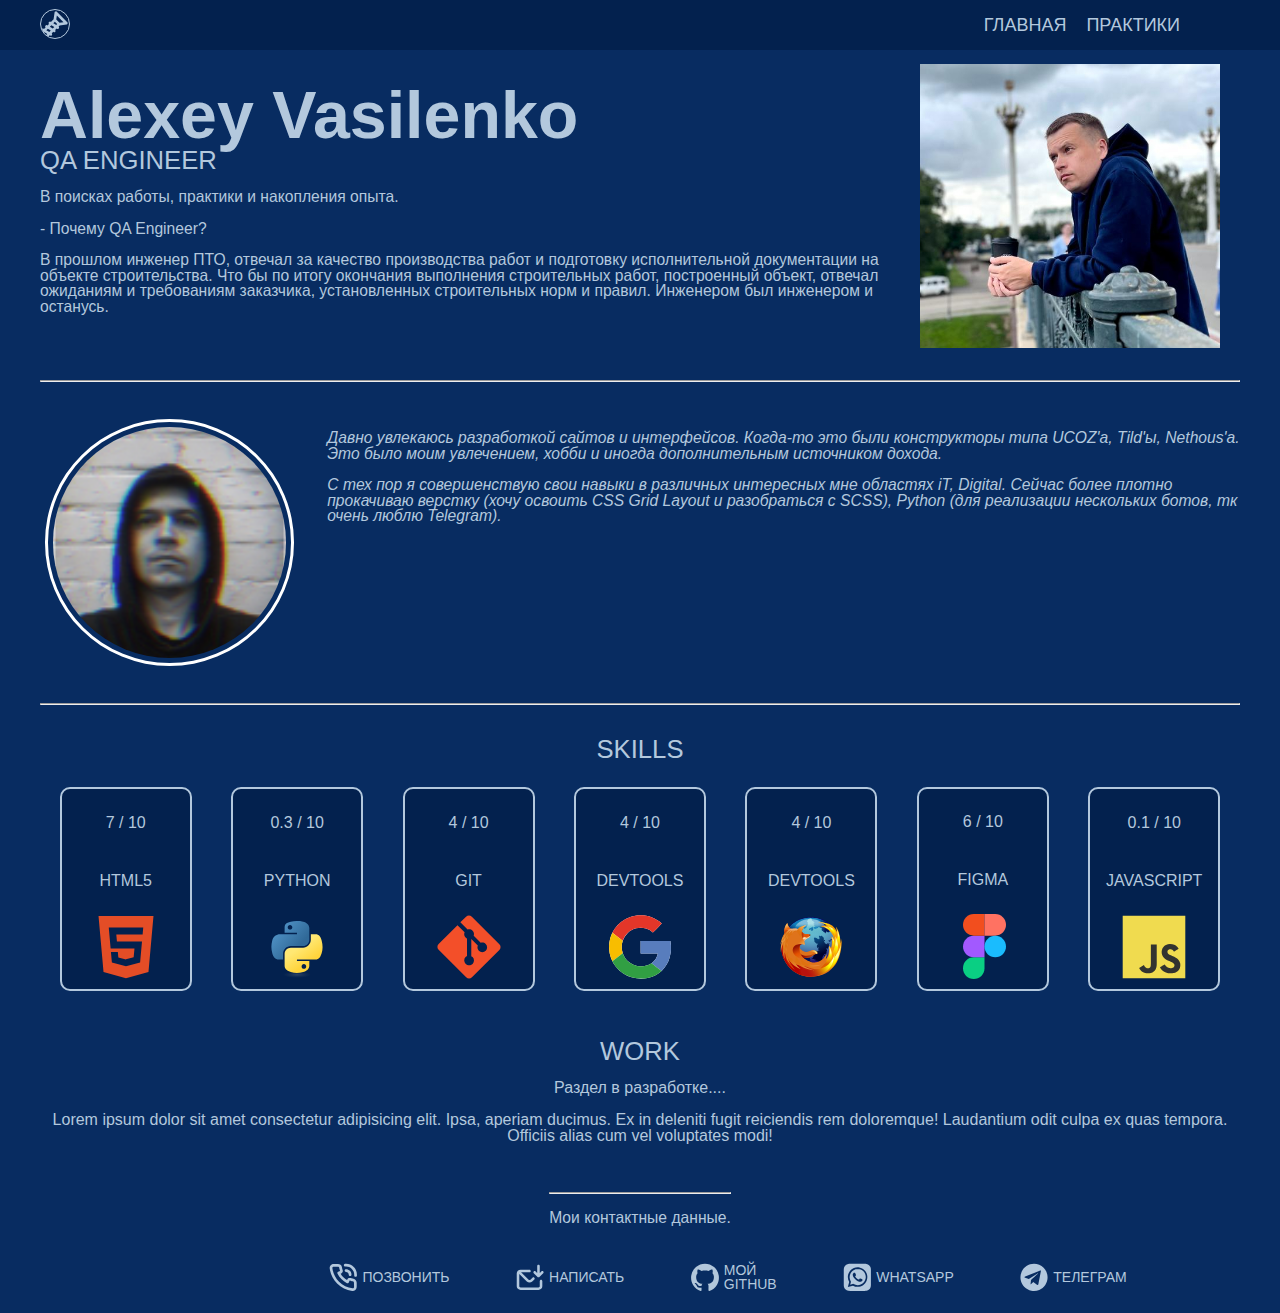
<file: index.html>
<!DOCTYPE html>
<html lang="ru">
<head>
    <meta charset="UTF-8">
    <meta name="viewport" content="width=device-width, initial-scale=1.0">
    <link rel="stylesheet" href="css/styles.css">
    <link rel="stylesheet" href="css/normalize.css">
    <link rel="icon" href="/favicon.ico" type="image/x-icon">
    <link rel="shortcut icon" href="/favicon.ico" type="image/x-icon">
    <title>CV_LEVSHA</title>
</head>
<body>
    <header class="header">
        <div class="header__container">
            <a href="" class="header__logo"><img class="logo_svg" src="img/logo.svg" alt="logo"></a>
            <div class="header__menu menu">
                <div class="menu__icon">
                   <a href=""></a> 
                    <span></span>
                </div>
                <nav class="menu__body">
                    <ul class="menu__list">
                        <li><a href="" class="menu__link">Главная</a>
                    </li>
                  <li>
                      <a href="#" class="menu__link">Практики</a> 
                  </li>
                  <li>
                    <a href="#" class="menu__link"></a> 
                </li>
                <li>
                    <a href="#" class="menu__link"></a> 
                </li>
                <li>
                    <a href="#" class="menu__link"></a> 
                </li>
                    </ul>
                </nav>
            </div>
        </div>
    </header>
   <main class="wrapper">
    <section class="wellcome">
    <div class="wellcome_box">
       <div class="wellcome_box_txt">
        <h1 class="h1">
            Alexey Vasilenko
        </h1>
        <h2 class="h2">
            QA Engineer
        </h2>
        <!--<p class="p">
            QA Engineer looking for work.<br>
            Catching bugs = farming experience.
        </p>-->
        <p class="p">
            В поисках работы, практики и накопления опыта.<br>
        </p>
        <p class="p">
            - Почему QA Engineer?<br><br>
            В прошлом инженер ПТО, отвечал за качество производства работ и подготовку исполнительной документации на объекте строительства. Что бы по итогу окончания выполнения строительных работ, построенный объект, отвечал ожиданиям и требованиям заказчика, установленных строительных норм и правил.
            Инженером был инженером и останусь. <br>
        </p>
      </div>
     <img class="img_avatar" src="img/avatar.jpg" alt="avatar" draggable="false">
    </div>
    </section>
    <hr>
    <section class="about">
        
        <img class="img_smallavatar" src="img/small_avatar.jpg" alt="small_avatar" draggable="false">
        <!--<p class="p">
            A few years ago, I became interested in developing websites and interfaces.
             Since then, I have been steadily improving my skills. 
             Now I am developing websites and web applications to order or for myself.
        </p>-->
        
        
            <cite>
            <p class="p aboutme">Давно увлекаюсь разработкой сайтов и интерфейсов. Когда-то это были конструкторы типа UCOZ'a, Tild'ы, Nethous'а. 
                Это было моим увлечением, хобби и
            иногда дополнительным источником дохода. </p>
        <p class="p aboutme">С тех пор я совершенствую свои навыки в различных интересных мне областях iT, Digital. 
            Сейчас более плотно прокачиваю верстку (хочу освоить CSS Grid Layout и разобраться с SCSS), 
            Python (для реализации нескольких ботов, тк очень люблю Telegram).</p>
        </cite>
        
       
    </section>
    <hr>
    <section class="skills">
        <h2 class="h2" align="center"> 
            skills
        </h2>
       
        <div class="skills_card_box">
            <div class="skills_card">
                <p>
                    7 / 10
                </p>
                <p>
                    HTML5
                </p>
                <img class="skills_img" src="img/skills/html5-plain.svg" alt="" draggable="false">
            </div>
            <div class="skills_card">
                <p>
                    0.3 / 10
                </p>
                <p>
                    Python
                </p>
                <img class="skills_img" src="img/skills/python-original.svg" alt="" draggable="false">
            </div>

            <div class="skills_card">
                <p>
                    4 / 10
                </p>
                <p>
                    Git
                </p>
                <img class="skills_img" src="img/skills/git-plain.svg" alt="" draggable="false">
            </div>

            <div class="skills_card">
                <p>
                    4 / 10
                </p>
                <p>
                    DevTools
                </p>
                <img class="skills_img" src="img/skills/google-original.svg" alt="" draggable="false">
            </div>
            <div class="skills_card">
                <p>
                    4 / 10
                </p>
                <p>
                    DevTools 
                </p>
                <img class="skills_img" src="img/skills/firefox-original.svg" alt="" draggable="false">
            </div>
            <div class="skills_card">
                <p>
                    6 / 10
                </p>
                <p>
                    Figma
                </p>
                <img class="skills_img" src="img/skills/figma-original.svg" alt="" draggable="false">
            </div>
            <div class="skills_card">
                <p>
                    0.1 / 10
                </p>
                <p>
                    JavaScript
                </p>
                <img class="skills_img" src="img/skills/javascript-original.svg" alt="" draggable="false">
            </div>
 

        </div>
    </section>
    <section class="work" align="center">
        <h2 class="h2">
            work
        </h2>
        <p>Раздел в разработке....</p>
        <p>Lorem ipsum dolor sit amet consectetur adipisicing elit. Ipsa, aperiam ducimus. Ex in deleniti fugit reiciendis rem doloremque! Laudantium odit culpa ex quas tempora. Officiis alias cum vel voluptates modi!</p>
    </section>
   </main>
   
  <footer class="footer">
    
    <div class="footer_txt">
        
       <div class="ps">
        <hr>
           <p class="p">
              Мои контактные данные. 
           </p>
         
       </div>
       <div class="contacts">
         <a class="f_link" href="tel:+79304509720"><img class="footer_ico" src="img/call.svg" alt="call me">Позвонить</a>    
         <a class="f_link" href="mailto:31work@gmail.com&body=Привет?subject=Резюме на НН"><img class="footer_ico" src="img/mail.svg" alt="mail to me">Написать</a>
    
     <!-- <div class="contacts_ico">-->
<a class="f_link" href="https://github.com/Vargur31rus"><img class="footer_ico" src="img/git.svg" alt="">Мой Github</a>
<a class="f_link" href="https://wa.me/79304509720?text=Приветствую,%20интересует%20практика%20опыт%20в%20направлении%20QA?"><img class="footer_ico" src="img/wh.svg" alt="">Whatsapp</a>
<a class="f_link" href="https://t.me/a_s0l0"><img class="footer_ico" src="img/telegram.svg" alt="">Телеграм</a>

       </div>
    </div>
  </footer>
  <script src="./js/script.js"></script>
</body>
</html>
</file>
<file: css/styles.css>
img {
  -moz-user-select: none;
  -webkit-user-select: none;
  -ms-user-select: none;
  user-select: none;
  pointer-events: none;
}


h4,
h5,
h6 {
    font-weight: inherit;
    font-size: inherit;
}
html,
body {
    height: 100%;
    line-height: 1;
    font-size: 16px;
    color: #B3C8DD;
    background-color: #082C61;
    font-family: Arial, "Helvetica Neue", Helvetica, sans-serif;
} 


.wrapper {
max-width: 1200px;
min-height: 100%;
margin: 0 auto; 
padding-top: 40px;
}
.wellcome {

}
.wellcome_box {
display: flex;
justify-content: space-between;
padding: 2% 0;
}
.wellcome_box_txt {
 flex-direction: column;
 align-self: center;
}
.about {
display: flex;
padding: 2% 0;

}
.aboutme {

align-self: center;
padding-left: 3%;
}
.skills {
padding: 2% 0;

}
.skills_card_box {
margin-top: 2%;
justify-content: space-around;
display: flex;
}
.skills_card {
border: 2px solid #B3C8DD;
width: 128px;
height: 200px;
border-radius: 10px;
display: flex;
flex-direction: column;
justify-content: space-evenly;
align-items: center;
text-transform: uppercase;
background-color: #03214e;
}
.work {
padding: 2% 0;

}
.footer {
    max-width: 1200px;
    margin: 0 auto;  
    display: flex;
   
}
.footer_txt {
   display: flex;
   flex-direction: column;
  justify-content: space-around;
   
    
    align-self: center; 
    width: 100%;
    
}
.ps {
    align-self: center;
    

}
.contacts {
align-self: center;
display: flex;
}
.contacts_ico {
    align-self: center;
    display: flex;
    flex-direction: column;

}
/*------------FONTS----------*/
.h1{
font-size: calc(45px + 20 * (100vw/1200));
font-weight: bold;
padding: 0;
margin: 0;
}
.h2{
font-size: calc(15px + 10 * (100vw/1200));
font-weight: 200;
padding: 0;
margin: 0;
text-transform: uppercase;
}
.p {
font-size: calc(5px + 10 * (100vw/1200));
font-weight: 200;
}
/*------------IMG----------*/
.img_avatar {
width: 300px;
height: auto;
margin-right: 20px;
}
.img_smallavatar {
border-radius: 50%;
border: 3px solid white;
margin: 5px;
padding: 5px;
width: 40%;
height: auto;
}
.skills_img {
width: 50%;
height: auto;
}
.footer_ico {
width: 28px;
height: auto;
margin: 5px;
}
.logo_svg {
color: #B3C8DD;
border: 1px solid #B3C8DD;
border-radius: 50%;
width: 70%;  
}
/*-----------LINK----------*/
.f_link {
    display: flex;
    align-items: center;
    padding: 10px;
    justify-items: center;
    text-transform: uppercase;
    font-size: 14px;
    color: #B3C8DD;
    text-decoration: none;
    margin: 1% 3%;
}
/*-----------МЕНЮ----------*/
.header { /*шапка*/
    position: fixed; /*зафиксированна*/
    top: 0;
    left: 0;
    width: 100%;
    z-index: 10;
    background-color: #03214e;
    }
   .header__container {/*ограничивающий контейцнер*/
   max-width: 1200px;   /*ограничиваем по ширине */  
   margin: 0px auto;    /*и центрируем его*/
   display: flex;
   padding: 0px 30px;
   align-items: center;
   justify-content: space-between;
   height: 50px; /*задан минимальный размер плашки меню*/
   }                     
  .header__logo {
      border-radius: 50%;
       background-color: c#03214e;
       position: relative;
       z-index: 5;
    /* width: 40px;
       height: 40px;*/
   }
    
   .menu__icon {
   display: none;
   }

   .menu__list > li { /*обращение к ЛИ первого уровня*/
    position: relative;
    margin: 0px 0px 0px 20px;
    list-style-type: none; /*убираем маркеры*/
}
.menu__link { /*ссылки основоного меню*/
    color: #B3C8DD;
    font-size: 18px;
    text-decoration: none; /*убираем подчеркивания*/
    text-transform: uppercase;
}
.menu__link:hover { /*фича*/
    text-decoration: underline;
}

/*-----------------------------------*/
/*---------------------------------------------------*/
body._pc .menu__list > li:hover .menu__sub-list { /*показываем вложенную подменюшку*/
    opacity: 1;
    visibility: visible;
    transform: translate(0px, 0px);
    pointer-events: all;
    }
    body._touch .menu__list > li {
    display: flex;
    align-items: center;
    }
    body._touch .menu__link {
    flex: 1 1 auto;
    }
    body._touch .menu__arrow { /*обращение к body с классом touch*//*показываем треугольничек в саб меню мобильной версии*/
    display: block;
    width: 0;
    height: 0;
    margin: 0px 0px 0px 5px; /*отступ стрелочки от самого пункта*/
    border-left: 5px solid transparent;
    border-right: 5px solid transparent;
    border-top: 10px solid #B3C8DD;
    }
    body._touch .menu__list > li._active .menu__sub-list { /*показываем вложенную подменюшку*/
    opacity: 1;
    visibility: visible;
    transform: translate(0px, 0px);
    pointer-events: all;
    }
   
     /*---------------------------------------------------*/
    @media (min-width: 767px) {
        .menu__list {
        display: flex;
        align-items: center; 
        }
        .menu__list > li { /*расширяем переход между меню, что бы небыло разрыва и можно было навеститсь на подменю*/
        padding: 10px 0;
        }
        .menu__sub-list {
        transform: translate(0px, 10%);
        opacity: 0;
        visibility: hidden;
        pointer-events: none; /*запрещает любые действия с объектом и наведение на подменю.*/
        transition: all 0.3s ease 0s;
        }
    }
     /*--------------------Мобильная версия-------------------------------*/
     @media (max-width: 767px) {
      .menu__icon {
         z-index: 5;
         display: block;
         position: relative;
         width: 30px;
         height: 18px;
         cursor: pointer;
    }
       .menu__icon span,
       .menu__icon::before,
       .menu__icon::after {
         left: 0;
         position: absolute;
         height: 10%;
         width: 100%;
         transition: all 0.3s ease 0s;
         background-color: #B3C8DD;
    }
       .menu__icon::before,
       .menu__icon::after {
         content: "";
    }
       .menu__icon::before {
         top: 0;
         
    }
       .menu__icon::after {
         bottom: 0;
    }
       .menu__icon span { /*анимация иконки меню*/
         top: 50%;
         transform: scale(1) translate(0px, -50%);
    } 
       .menu__icon._active span {
         transform: scale(0) translate(0px, -50%);
    }
       .menu__icon._active::before {
         top: 50%;
         transform: rotate(-45deg) translate(0px, -50%);
         background-color: #000000;
    }
       .menu__icon._active::after {
         bottom: 50%;
         transform: rotate(45deg) translate(0px, 50%);
         background-color: #000000;
    }
    
       .menu__body {
         position: fixed;
         top: 0;
         left: 0;
         width: 90%;
         height: 100%;
         transform: translate(-100%, 0px);
         background-color: #03214e;
         padding: 100px 30px 30px 30px;
         transition: all 0.3s ease 0s;
         overflow: auto;
    }
       .menu__body._active {
         transform: translate(0px, 0px);
    }
    
       .menu__body::before{
         content: "";
         position: fixed;
         width: 100%;
         top: 0;
         left: 0;
         height: 50px;
         background-color: #B3C8DD;
         z-index: 10;
    }
       .menu__list > li {
         flex-wrap: wrap;
         margin: 0px 0px 30px 0px;
    }
       .menu__list > li:last-child {
         margin-bottom: 0;
    }
    
       .menu__list > li._active .menu__sub-list {
         display: block;
    }
       .menu__link {
         font-size: 24px;
         color: #B3C8DD;
    }
        .menu__sub-list {
         position: relative;
         background-color: #03214e;
         flex: 1 1 100%;
         margin: 20px 0px 0px 0px;
         display: none;
    }
        .menu__sub-link {
         font-size: 20px;
         color: black;
    }
     }

/*-------------------------------------*/

@media (max-width: 917px) {
 .wellcome_box {
   flex-direction: column-reverse;
 }
 .wellcome_box_txt {
padding: calc(100vw - 90%);
 }
.about {
display: flex;
flex-direction: column;
justify-items: center;
padding: calc(100vw - 90%);
}


.img_avatar {
     width: calc(100vw - 20%);
     height: auto;
     margin: 0 auto;
       }
.img_smallavatar {
width: 200px;
height: auto;
margin: 0 auto;
}

.h1{
        font-size: calc(40px + 16 * (100vw/917));
        padding: 0;
        margin: 0;
        
        }
.h2{
        font-size: calc(35px + 16 * (100vw/917));
        padding: 0;
        margin: 0;
        }
.p {
        font-size: calc(12px + 16 * (100vw/917));
        }


        .skills_card_box {
            justify-content: space-around;
            display: flex;
            flex-direction: column;
            }
            .skills_card {
            flex-direction: row-reverse;
            justify-content: space-around;
            align-items: center;
            width: 280px;
            height: 75px;
            margin: 1% auto;
            
            }
            .skills_img {
            width: 20%;
            height: auto;
            }
    

         .footer_txt {
         flex-direction: column;
             
         }
         .ps {
            padding: 5% 0;  
         
         }
         .contacts {
            flex-direction: column;
            padding: 5% 0;  
            align-items: center;
         }
         .contacts_ico {
            padding: 5% 0;
         
         }


   }
</file>
